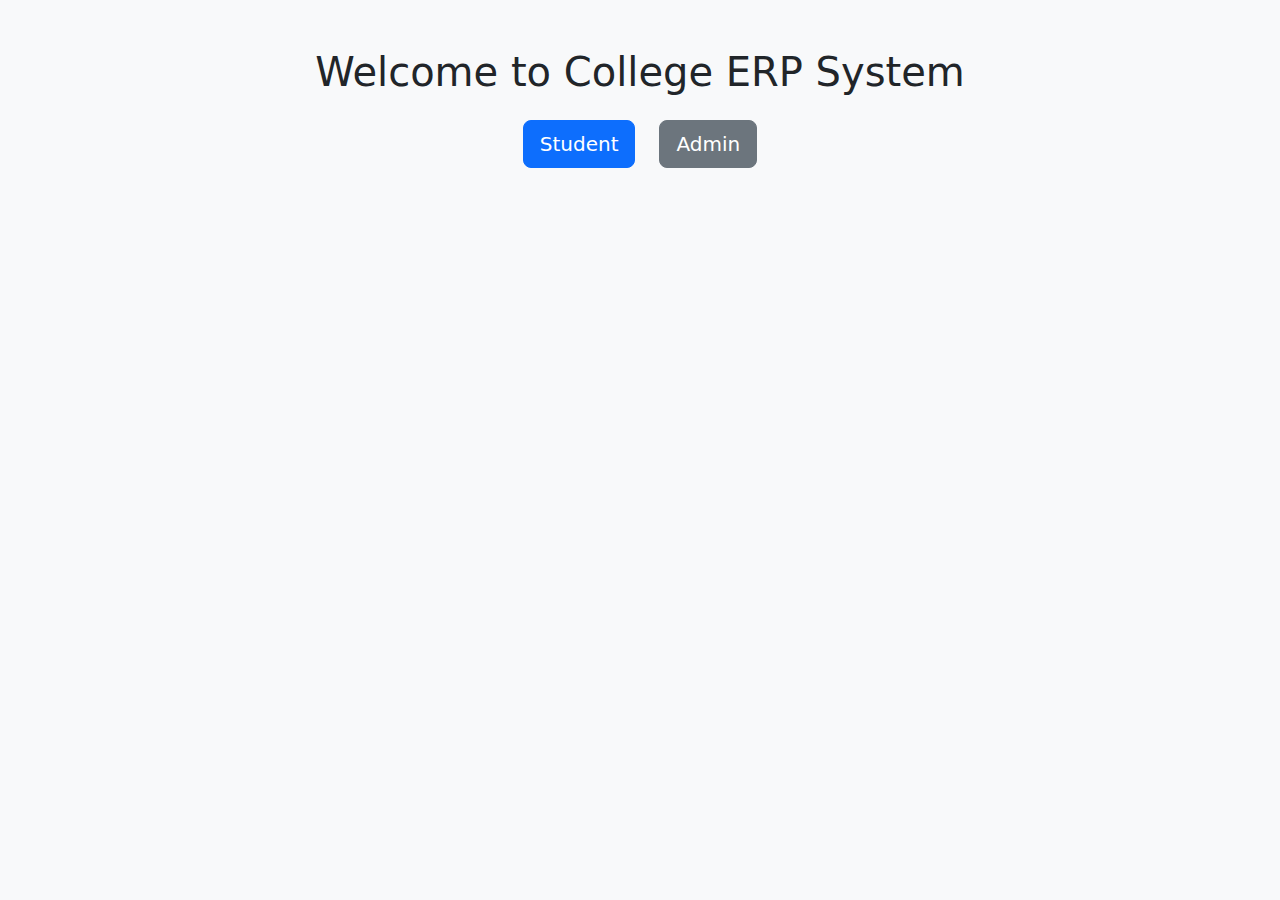
<file: index.html>
<!DOCTYPE html>
<html lang="en">
<head>
    <meta charset="UTF-8">
    <title>College ERP System</title>
    <link href="https://cdn.jsdelivr.net/npm/bootstrap@5.3.3/dist/css/bootstrap.min.css" rel="stylesheet">
</head>
<body class="bg-light">
    <div class="container text-center mt-5">
        <h1 class="mb-4">Welcome to College ERP System</h1>
        <div class="d-flex justify-content-center gap-4">
            <a href="find.html?role=student" class="btn btn-primary btn-lg">Student</a>
            <a href="find.html?role=admin" class="btn btn-secondary btn-lg">Admin</a>
        </div>
    </div>
</body>
</html>
</file>
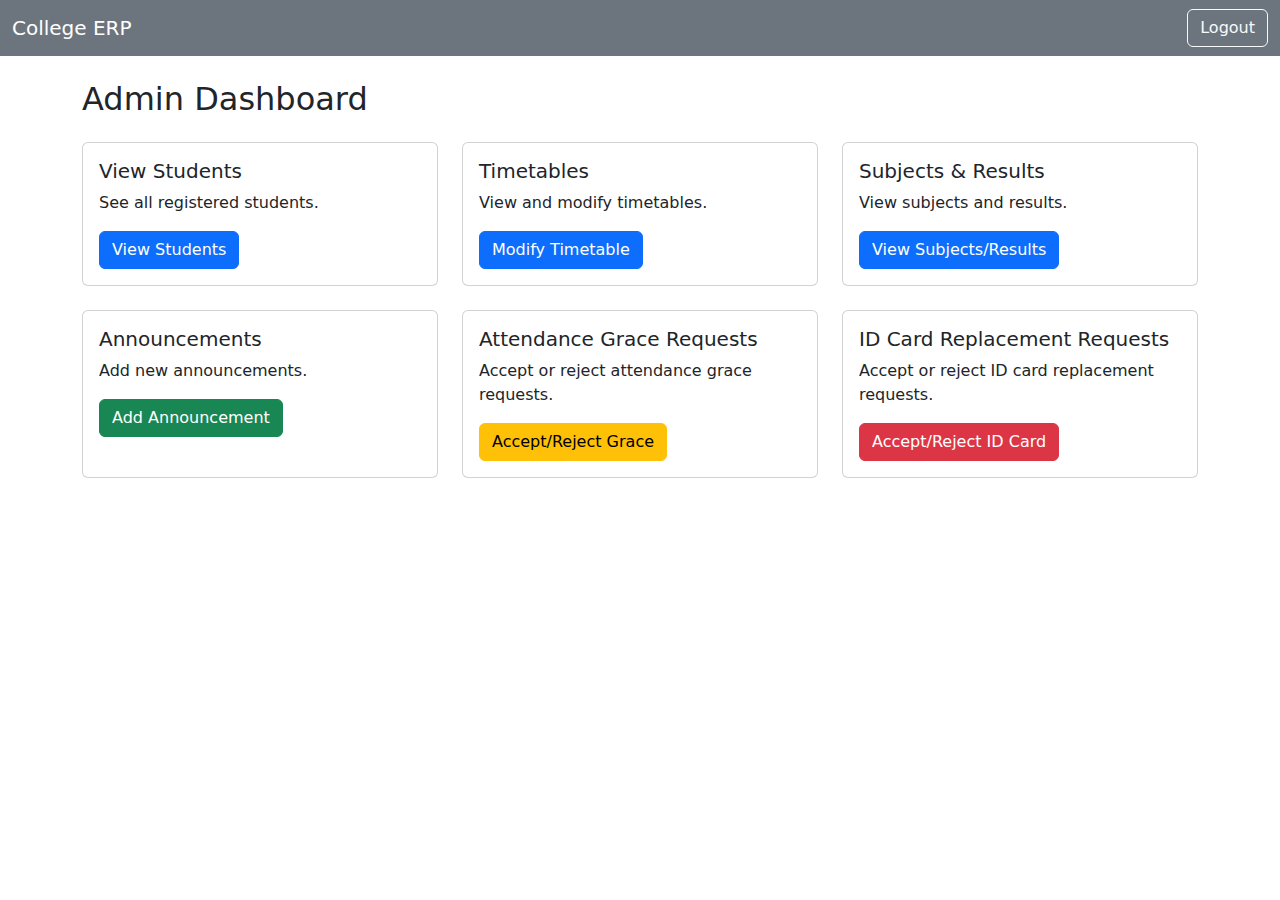
<file: admin-dashboard.html>
<!DOCTYPE html>
<html lang="en">
<head>
    <meta charset="UTF-8">
    <title>Admin Dashboard - College ERP</title>
    <link href="https://cdn.jsdelivr.net/npm/bootstrap@5.3.3/dist/css/bootstrap.min.css" rel="stylesheet">
</head>
<body>
    <nav class="navbar navbar-expand-lg navbar-dark bg-secondary">
        <div class="container-fluid">
            <a class="navbar-brand" href="#">College ERP</a>
            <div class="d-flex">
                <a href="login.html?role=admin" class="btn btn-outline-light">Logout</a>
            </div>
        </div>
    </nav>
    <div class="container mt-4">
        <h2 class="mb-4">Admin Dashboard</h2>
        <div class="row g-4">
            <div class="col-md-4">
                <div class="card h-100">
                    <div class="card-body">
                        <h5 class="card-title">View Students</h5>
                        <p class="card-text">See all registered students.</p>
                        <a href="#" class="btn btn-primary" onclick="showAlert('Students: John Doe, ...')">View Students</a>
                    </div>
                </div>
            </div>
            <div class="col-md-4">
                <div class="card h-100">
                    <div class="card-body">
                        <h5 class="card-title">Timetables</h5>
                        <p class="card-text">View and modify timetables.</p>
                        <a href="#" class="btn btn-primary" onclick="showAlert('Timetable modification page (not implemented)')">Modify Timetable</a>
                    </div>
                </div>
            </div>
            <div class="col-md-4">
                <div class="card h-100">
                    <div class="card-body">
                        <h5 class="card-title">Subjects & Results</h5>
                        <p class="card-text">View subjects and results.</p>
                        <a href="#" class="btn btn-primary" onclick="showAlert('Subjects: Math, Physics... Results: ...')">View Subjects/Results</a>
                    </div>
                </div>
            </div>
            <div class="col-md-4">
                <div class="card h-100">
                    <div class="card-body">
                        <h5 class="card-title">Announcements</h5>
                        <p class="card-text">Add new announcements.</p>
                        <a href="#" class="btn btn-success" onclick="showAlert('Announcement added!')">Add Announcement</a>
                    </div>
                </div>
            </div>
            <div class="col-md-4">
                <div class="card h-100">
                    <div class="card-body">
                        <h5 class="card-title">Attendance Grace Requests</h5>
                        <p class="card-text">Accept or reject attendance grace requests.</p>
                        <a href="#" class="btn btn-warning" onclick="showAlert('Attendance grace request accepted!')">Accept/Reject Grace</a>
                    </div>
                </div>
            </div>
            <div class="col-md-4">
                <div class="card h-100">
                    <div class="card-body">
                        <h5 class="card-title">ID Card Replacement Requests</h5>
                        <p class="card-text">Accept or reject ID card replacement requests.</p>
                        <a href="#" class="btn btn-danger" onclick="showAlert('ID card replacement request accepted!')">Accept/Reject ID Card</a>
                    </div>
                </div>
            </div>
        </div>
    </div>
    <script>
        function showAlert(msg) {
            alert(msg);
        }
    </script>
</body>
</html>
</file>
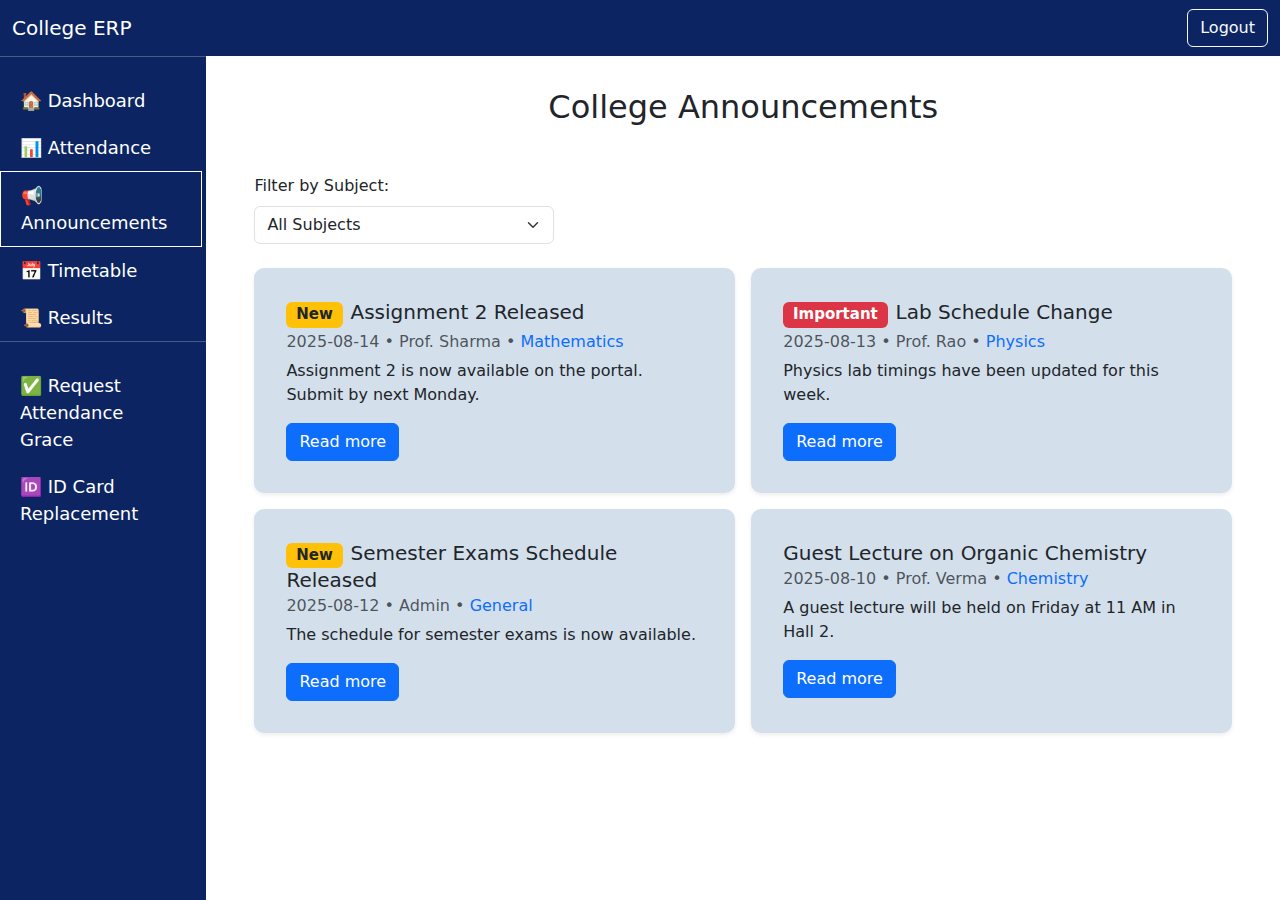
<file: announcements-student.html>
<!DOCTYPE html>
<html lang="en">
  <head>
    <meta charset="UTF-8" />
    <title>Student Dashboard - College ERP</title>
    <link
      href="https://cdn.jsdelivr.net/npm/bootstrap@5.3.3/dist/css/bootstrap.min.css"
      rel="stylesheet"
    />
    <link rel="stylesheet" href="styles.css" />
  </head>
  <body>
    <nav
      class="navbar navbar-expand-lg navbar-dark"
      style="background-color: #0c2562"
    >
      <div class="container-fluid">
        <a class="navbar-brand" href="#">College ERP</a>
        <div class="d-flex">
          <a href="login.html?role=student" class="btn btn-outline-light"
            >Logout</a
          >
        </div>
      </div>
    </nav>

    <!-- ✅ Sidebar + Content Wrapper -->
    <div class="d-flex flex-grow-1">
      <!-- ✅ Sidebar -->
      <div class="sidebar d-flex flex-column">
        <hr class="bg-light" />
        <a href="student-dashboard.html" onclick="showAlert('Attendance: 92%')"
          >🏠 Dashboard</a
        >
        <a href="attendance-student.html" onclick="showAlert('Attendance: 92%')"
          >📊 Attendance</a
        >
        <a
          style="border: thin solid white"
          href="#"
          onclick="showAlert('No new announcements.')"
          >📢 Announcements</a
        >
        <a
          href="timetable-student.html"
          onclick="showAlert('Monday: Math, Tuesday: Physics...')"
          >📅 Timetable</a
        >
        <a
          href="results-student.html"
          onclick="showAlert('Results: Math: 85, Physics: 90')"
          >📜 Results</a
        >

        <hr class="bg-light" />
        <a href="#" onclick="showAlert('Attendance grace request submitted!')"
          >✅ Request Attendance Grace</a
        >
        <a
          href="#"
          onclick="showAlert('ID card replacement request submitted!')"
          >🆔 ID Card Replacement</a
        >
      </div>

      <div class="container mt-4 px-5">

        <h2 class="mt-2 mb-5 text-center">College Announcements</h2>
        <!-- Subject Filter -->
        <div class="mb-4">
          <label for="subjectFilter" class="form-label"
            >Filter by Subject:</label
          >
          <select
            id="subjectFilter"
            class="form-select"
            style="max-width: 300px"
          >
            <option value="all">All Subjects</option>
            <option value="Mathematics">Mathematics</option>
            <option value="Physics">Physics</option>
            <option value="Chemistry">Chemistry</option>
            <option value="General">General</option>
          </select>
        </div>
        <div id="announcementsList" class="row g-3">
          <!-- Announcements will be injected here -->
        </div>
      </div>
    </div>

    <script>
      // Sample announcements data
      const announcements = [
        {
          id: 1,
          subject: "Mathematics",
          title: "Assignment 2 Released",
          date: "2025-08-14",
          author: "Prof. Sharma",
          description:
            "Assignment 2 is now available on the portal. Submit by next Monday.",
          details:
            "Please refer to the assignment section for the PDF and submission instructions.",
          important: false,
          isNew: true,
        },
        {
          id: 2,
          subject: "Physics",
          title: "Lab Schedule Change",
          date: "2025-08-13",
          author: "Prof. Rao",
          description: "Physics lab timings have been updated for this week.",
          details:
            "Check the timetable for your new slot. Contact your TA for queries.",
          important: true,
          isNew: false,
        },
        {
          id: 3,
          subject: "General",
          title: "Semester Exams Schedule Released",
          date: "2025-08-12",
          author: "Admin",
          description: "The schedule for semester exams is now available.",
          details: "Visit the timetable section for the full exam schedule.",
          important: false,
          isNew: true,
        },
        {
          id: 4,
          subject: "Chemistry",
          title: "Guest Lecture on Organic Chemistry",
          date: "2025-08-10",
          author: "Prof. Verma",
          description:
            "A guest lecture will be held on Friday at 11 AM in Hall 2.",
          details: "Attendance is mandatory for all Chemistry students.",
          important: false,
          isNew: false,
        },
      ];

      function renderAnnouncements(subject) {
        const container = document.getElementById("announcementsList");
        container.innerHTML = "";
        let filtered = announcements;
        if (subject && subject !== "all") {
          filtered = announcements.filter((a) => a.subject === subject);
        }
        if (filtered.length === 0) {
          container.innerHTML =
            '<div class="col-12"><div class="alert alert-info">No announcements for this subject.</div></div>';
          return;
        }
        filtered.forEach((a) => {
          const badge = a.isNew
            ? '<span class="badge bg-warning text-dark me-2">New</span>'
            : a.important
            ? '<span class="badge bg-danger me-2">Important</span>'
            : "";
          container.innerHTML += `
      <div class="col-md-6">
        <div class="card h-100 p-3 shadow-sm" style="background-color: #5487b341; border: none; border-radius: 10px;">
          <div class="card-body">
            <h5 class="card-title">${badge}${a.title}</h5>
            <h6 class="card-subtitle mb-2 text-muted">${a.date} • ${a.author} • 
              <span class="text-primary">${a.subject}</span>
            </h6>
            <p class="card-text">${a.description}</p>
            <button class="btn btn-primary" data-bs-toggle="collapse" data-bs-target="#announcement${a.id}">
              Read more
            </button>
            <div class="collapse mt-2" id="announcement${a.id}">
              <p>${a.details}</p>
            </div>
          </div>
        </div>
      </div>
    `;
        });
      }

      document
        .getElementById("subjectFilter")
        .addEventListener("change", function () {
          renderAnnouncements(this.value);
        });

      // Initial render
      renderAnnouncements("all");
    </script>
  </body>
</html>
</file>
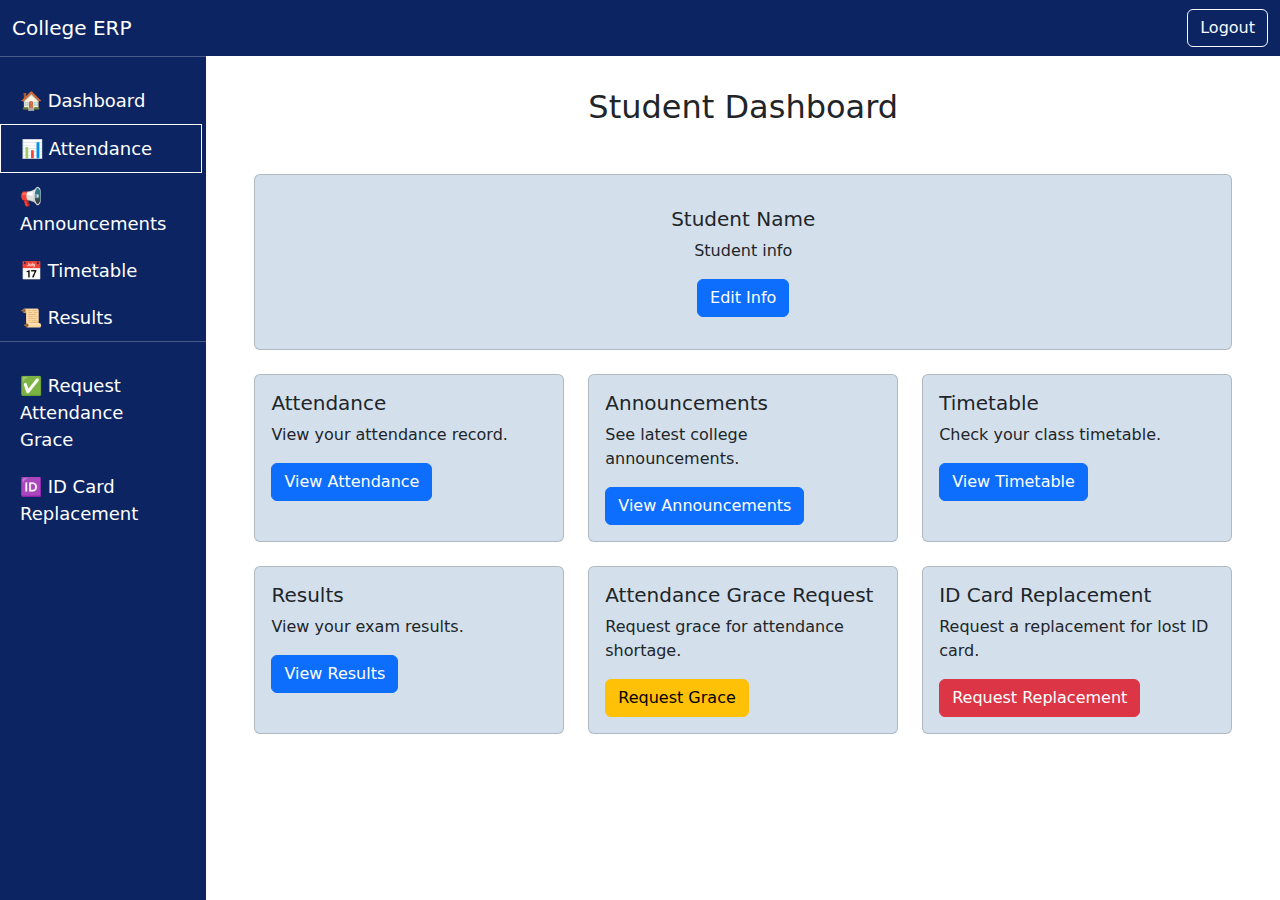
<file: attendance-student.html>
<!DOCTYPE html>
<html lang="en">
  <head>
    <meta charset="UTF-8" />
    <title>Student Dashboard - College ERP</title>
    <link
      href="https://cdn.jsdelivr.net/npm/bootstrap@5.3.3/dist/css/bootstrap.min.css"
      rel="stylesheet"
    />

    <style>
      body {
        display: flex;
        flex-direction: column;
        min-height: 100vh;
      }
      /* Sidebar styling */
      .sidebar {
        width: 250px;
        background: #0c2562;
        color: #fff;
      }

      .sidebar a {
        color: #fff;
        text-decoration: none;
        display: block;
        font-size: large;
        margin-right: 4px;
        padding: 10px 20px;
      }

      .sidebar a:hover {
        background: rgba(255, 255, 255, 0.1);
      }

      .sidebar .logout-btn {
        margin-top: auto;
        padding: 10px 20px;
        text-align: left;
        width: 100%;
        color: #fff;
        border: none;
        background: transparent;
      }

      .sidebar .logout-btn:hover {
        background: rgba(255, 255, 255, 0.1);
      }

      .sidebar hr {
        margin-top: 0;
        margin-bottom: 20px; /* remove gap above/below hr */
      }
    </style>
  </head>
  <body>
    <nav
      class="navbar navbar-expand-lg navbar-dark"
      style="background-color: #0c2562"
    >
      <div class="container-fluid">
        <a class="navbar-brand" href="#">College ERP</a>
        <div class="d-flex">
          <a href="login.html?role=student" class="btn btn-outline-light"
            >Logout</a
          >
        </div>
      </div>
    </nav>

    <!-- ✅ Sidebar + Content Wrapper -->
    <div class="d-flex flex-grow-1">
      <!-- ✅ Sidebar -->
      <div class="sidebar d-flex flex-column">
        <hr class="bg-light" />
        <a href="student-dashboard.html" onclick="showAlert('Attendance: 92%')">🏠 Dashboard</a>
        <a
          href="#"
          style="border: thin solid white"
          onclick="showAlert('Attendance: 92%')"
          >📊 Attendance</a
        >
        <a href="announcements-student.html" onclick="showAlert('No new announcements.')"
          >📢 Announcements</a
        >
        <a href="timetable-student.html" onclick="showAlert('Monday: Math, Tuesday: Physics...')"
          >📅 Timetable</a
        >
        <a href="results-student.html" onclick="showAlert('Results: Math: 85, Physics: 90')"
          >📜 Results</a
        >

        <hr class="bg-light" />
        <a href="#" onclick="showAlert('Attendance grace request submitted!')"
          >✅ Request Attendance Grace</a
        >
        <a
          href="#"
          onclick="showAlert('ID card replacement request submitted!')"
          >🆔 ID Card Replacement</a
        >
      </div>

      <div class="container mt-4 px-5">
        <h2 class="mt-2 mb-5 text-center">Student Dashboard</h2>

        <div class="row g-4">
          <div class="col-md-12 text-center">
            <div class="card h-100 p-3" style="background-color: #5487b341">
              <div class="card-body">
                <h5 class="card-title">Student Name</h5>
                <p class="card-text">Student info</p>
                <a
                  href="#"
                  class="btn btn-primary"
                  onclick="showAlert('Attendance: 92%')"
                  >Edit Info</a
                >
              </div>
            </div>
          </div>
          <div class="col-md-4">
            <div class="card h-100" style="background-color: #5487b341">
              <div class="card-body">
                <h5 class="card-title">Attendance</h5>
                <p class="card-text">View your attendance record.</p>
                <a
                  href="#"
                  class="btn btn-primary"
                  onclick="showAlert('Attendance: 92%')"
                  >View Attendance</a
                >
              </div>
            </div>
          </div>
          <div class="col-md-4">
            <div class="card h-100" style="background-color: #5487b341">
              <div class="card-body">
                <h5 class="card-title">Announcements</h5>
                <p class="card-text">See latest college announcements.</p>
                <a
                  href="#"
                  class="btn btn-primary"
                  onclick="showAlert('No new announcements.')"
                  >View Announcements</a
                >
              </div>
            </div>
          </div>
          <div class="col-md-4">
            <div class="card h-100" style="background-color: #5487b341">
              <div class="card-body">
                <h5 class="card-title">Timetable</h5>
                <p class="card-text">Check your class timetable.</p>
                <a
                  href="#"
                  class="btn btn-primary"
                  onclick="showAlert('Monday: Math, Tuesday: Physics, ...')"
                  >View Timetable</a
                >
              </div>
            </div>
          </div>
          <div class="col-md-4">
            <div class="card h-100" style="background-color: #5487b341">
              <div class="card-body">
                <h5 class="card-title">Results</h5>
                <p class="card-text">View your exam results.</p>
                <a
                  href="#"
                  class="btn btn-primary"
                  onclick="showAlert('Results: Math: 85, Physics: 90')"
                  >View Results</a
                >
              </div>
            </div>
          </div>
          <div class="col-md-4">
            <div class="card h-100" style="background-color: #5487b341">
              <div class="card-body">
                <h5 class="card-title">Attendance Grace Request</h5>
                <p class="card-text">Request grace for attendance shortage.</p>
                <a
                  href="#"
                  class="btn btn-warning"
                  onclick="showAlert('Attendance grace request submitted!')"
                  >Request Grace</a
                >
              </div>
            </div>
          </div>
          <div class="col-md-4">
            <div class="card h-100" style="background-color: #5487b341">
              <div class="card-body">
                <h5 class="card-title">ID Card Replacement</h5>
                <p class="card-text">Request a replacement for lost ID card.</p>
                <a
                  href="#"
                  class="btn btn-danger"
                  onclick="showAlert('ID card replacement request submitted!')"
                  >Request Replacement</a
                >
              </div>
            </div>
          </div>
        </div>
      </div>
    </div>
  </body>
</html>
</file>
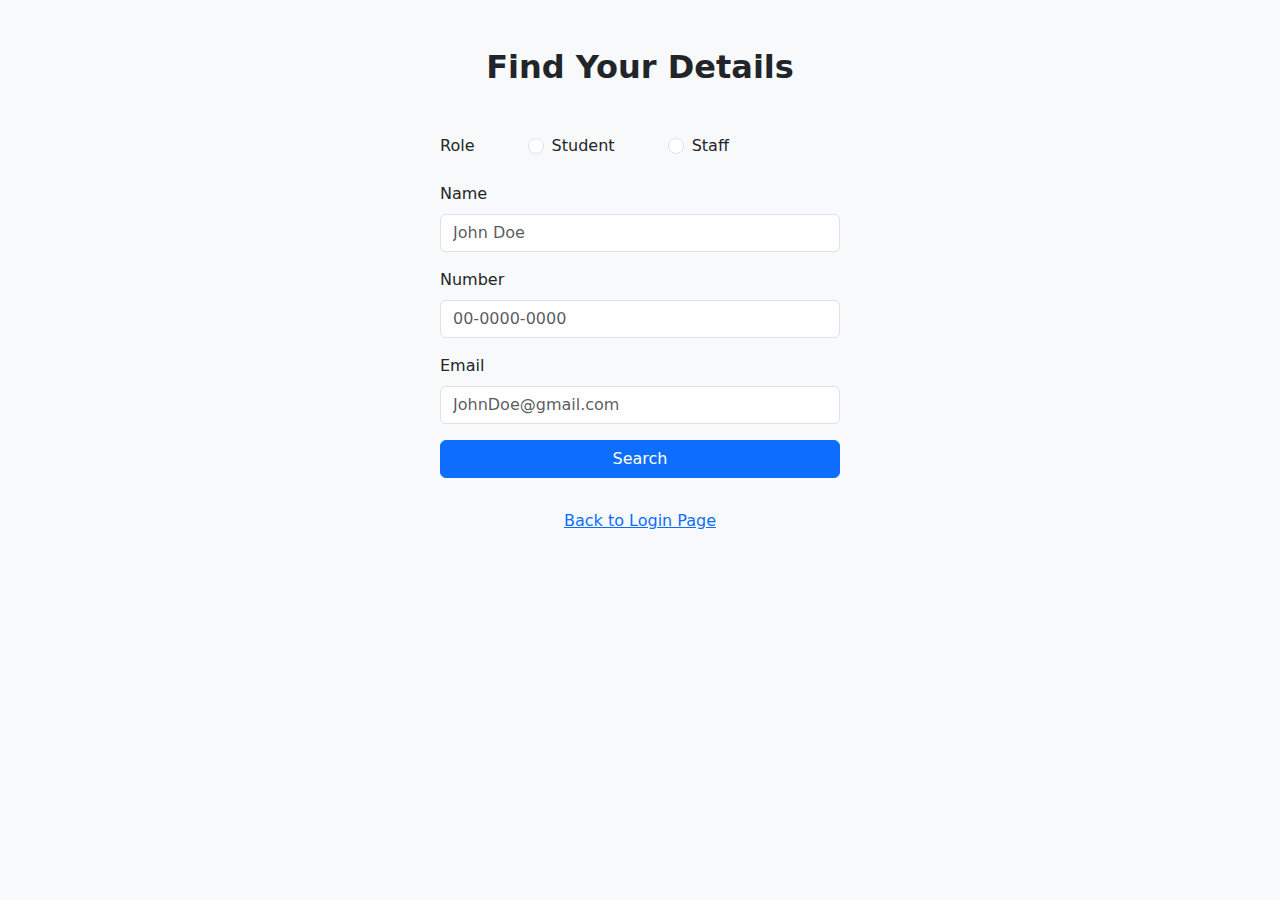
<file: find.html>
<!DOCTYPE html>
<html lang="en">
  <head>
    <meta charset="UTF-8" />
    <title>Find Student/Admin - College ERP</title>
    <link
      href="https://cdn.jsdelivr.net/npm/bootstrap@5.3.3/dist/css/bootstrap.min.css"
      rel="stylesheet"
    />
  </head>
  <body class="bg-light">
    <div class="container mt-5">
      <h2 class="mb-5 text-center" style="font-weight: bolder;">Find Your Details</h2>
      <form id="findForm" class="mx-auto" style="max-width: 400px">
        <div class="mb-3">
          <label for="role" class="form-label">Role</label>
          <div class="form-check form-check-inline mx-5">
            <input
              class="form-check-input"
              type="radio"
              name="role"
              value="student"
            />
            <label class="form-check-label" for=""> Student </label>
          </div>
          <div class="form-check form-check-inline">
            <input
              class="form-check-input"
              type="radio"
              name="role"
              value="admin"
            />
            <label class="form-check-label" for=""> Staff </label>
          </div>
        </div>
        <div class="mb-3">
          <label for="name" class="form-label">Name</label>
          <input
            type="text"
            class="form-control"
            id="name"
            placeholder="John Doe"
            required
          />
        </div>
        <div class="mb-3">
          <label for="number" class="form-label">Number</label>
          <input
            type="tel"
            class="form-control"
            id="number"
            pattern="\d+"
            placeholder="00-0000-0000"
            required
          />
        </div>
        <div class="mb-3">
          <label for="email" class="form-label">Email</label>
          <input
            type="email"
            class="form-control"
            id="email"
            placeholder="JohnDoe@gmail.com"
            required
          />
        </div>

        <button type="submit" class="btn btn-primary w-100">Search</button>
      </form>
      <div id="result" class="mt-4"></div>
      <div class="text-center mt-3">
        <a href="login.html" class="btn btn-link">Back to Login Page</a>
      </div>
    </div>

        <script>
      // Simulated DB (for demo)
      const users = [
        {
          role: "student",
          name: "Sagar",
          number: "123456",
          email: "sagar@student.com",
          password: "EApex+()33",
          registered: true,
        },
        {
          role: "student",
          name: "John Doe",
          number: "12345",
          email: "john@student.com",
          password: null,
          registered: false,
        },
        {
          role: "staff",
          name: "Admin User",
          number: "99999",
          email: "admin@college.com",
          password: null,
          registered: false,
        },
      ];

      document.getElementById("findForm").onsubmit = function (e) {
        e.preventDefault();

        const role = document.querySelector(
          'input[name="role"]:checked'
        )?.value;
        const name = document.getElementById("name").value.trim();
        const number = document.getElementById("number").value.trim();
        const email = document.getElementById("email").value.trim();
        const resultDiv = document.getElementById("result");

        // Find user
        const user = users.find(
          (u) =>
            u.role === role &&
            u.name === name &&
            u.number === number &&
            u.email === email
        );

        if (!user) {
          resultDiv.innerHTML = `
        <div class="alert alert-danger">
          ${
            role ? role.charAt(0).toUpperCase() + role.slice(1) : "User"
          } not found in database.
        </div>
      `;
          return;
        }

        const isRegistered = user.registered;

        // Success message with spinner
        resultDiv.innerHTML = `
      <div class="alert alert-success">
        ${
          isRegistered
            ? `${
                role.charAt(0).toUpperCase() + role.slice(1)
              } already registered!<br>Redirecting to login page...`
            : `${
                role.charAt(0).toUpperCase() + role.slice(1)
              } found in database.<br>Redirecting to registration page...`
        }
        <div class="text-center mt-3">
          <div class="spinner-border text-success" role="status">
            <span class="visually-hidden">Loading...</span>
          </div>
        </div>
      </div>
    `;

        // Redirect after 1 second
        setTimeout(() => {
          if (isRegistered) {
            window.location.href = `login.html?role=${role}`;
          } else {
            window.location.href = `register.html?role=${role}&name=${encodeURIComponent(
              name
            )}&number=${encodeURIComponent(number)}&email=${encodeURIComponent(
              email
            )}`;
          }
        }, 1000);
      };
    </script>
  </body>
</html>
</file>
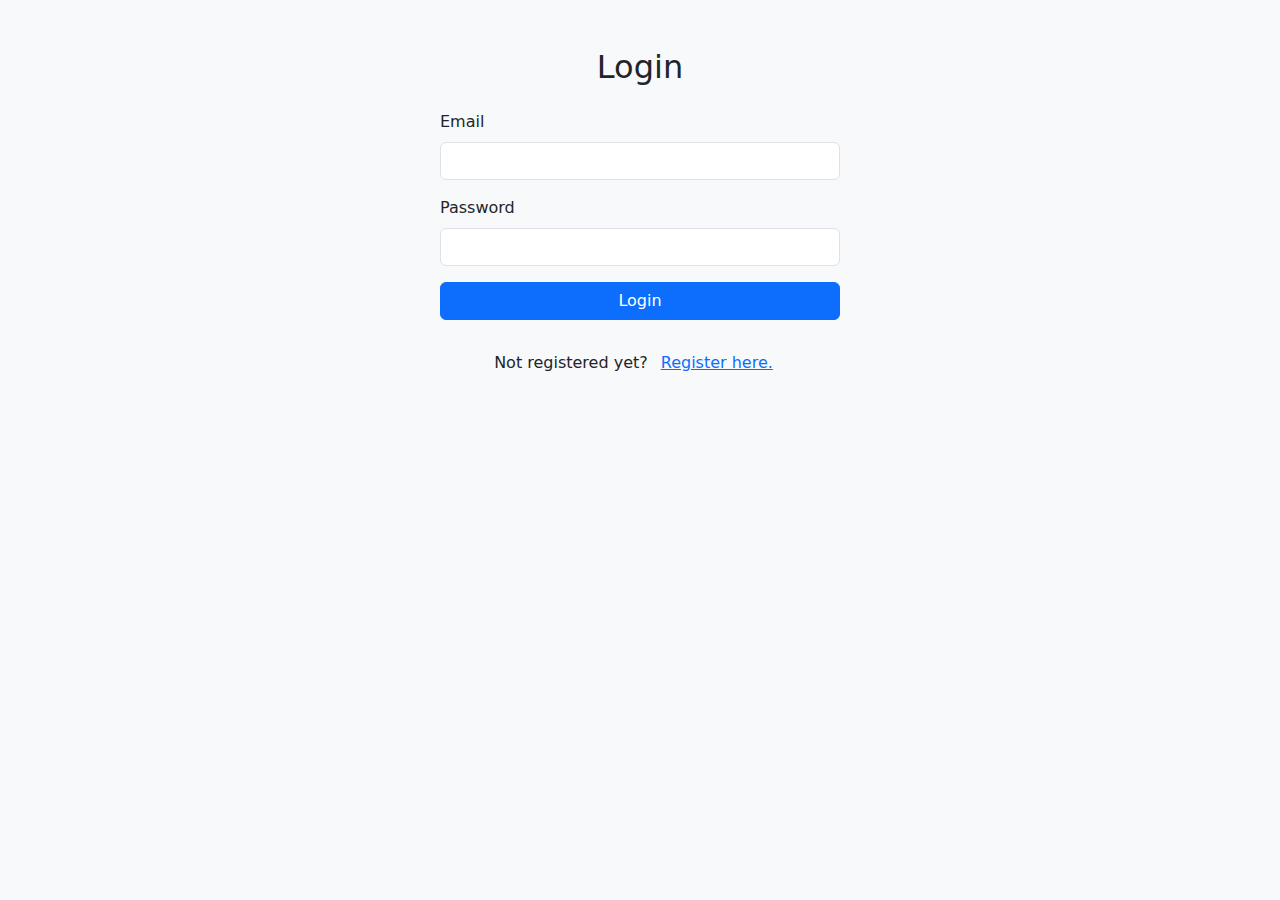
<file: login.html>
<!DOCTYPE html>
<html lang="en">
  <head>
    <meta charset="UTF-8" />
    <title>Login - College ERP</title>
    <link
      href="https://cdn.jsdelivr.net/npm/bootstrap@5.3.3/dist/css/bootstrap.min.css"
      rel="stylesheet"
    />
  </head>
  <body class="bg-light">
    <div class="container mt-5">
      <h2 class="mb-4 text-center">Login</h2>
      <form id="loginForm" class="mx-auto" style="max-width: 400px">
        <div class="mb-3">
          <label for="email" class="form-label">Email</label>
          <input type="email" class="form-control" id="email" required />
        </div>
        <div class="mb-3">
          <label for="password" class="form-label">Password</label>
          <input type="password" class="form-control" id="password" required />
        </div>
        <button type="submit" class="btn btn-primary w-100">Login</button>
      </form>
      <div id="result" class="mt-4"></div>
      <div class="text-center mt-3">
        Not registered yet?<a href="find.html" class="btn btn-link">Register here.</a>
      </div>
    </div>
    <script>
      // Simulated DB (for demo)
      const users = [
        {
          role: "student",
          name: "John Doe",
          number: "12345",
          email: "john@student.com",
          password: "student123",
          registered: true,
        },
        {
          role: "admin",
          name: "Admin User",
          number: "99999",
          email: "admin@college.com",
          password: "admin123",
          registered: true,
        },
      ];
      // Get role from URL
      const urlParams = new URLSearchParams(window.location.search);
      const role = urlParams.get("role") || "student";

      document.getElementById("loginForm").onsubmit = function (e) {
        e.preventDefault();
        const email = document.getElementById("email").value.trim();
        const password = document.getElementById("password").value.trim();
        const user = users.find(
          (u) =>
            u.role === role &&
            u.email === email &&
            u.password === password &&
            u.registered
        );
        const resultDiv = document.getElementById("result");
        if (user) {
          resultDiv.innerHTML = `
                <div class="alert alert-success">
                    Login successful!<br>
                    <div class="text-center mt-3">
                        <div class="spinner-border text-success" role="status">
                            <span class="visually-hidden">Loading...</span>
                        </div>
                    </div>
                </div>`;
          setTimeout(() => {
            if (role == "student") {
              window.location.href = `student-dashboard.html`;
            } else {
              window.location.href = `admin-dashboard.html`;
            }
          }, 1000);
        } else if (email == "admin@college.com" && password == "admin") {
          resultDiv.innerHTML = `
                <div class="alert alert-success">
                    ADMIN PAGE TRIGGERED!<br>
                    <div class="text-center mt-3">
                        <div class="spinner-border text-success" role="status">
                            <span class="visually-hidden">Loading...</span>
                        </div>
                    </div>
                </div>`;
          setTimeout(() => {
            window.location.href = `masterlogin.html`;
          }, 1000);
        } else {
          resultDiv.innerHTML = `
                  <div class="alert alert-danger">
                      Invalid credentials or not registered.
                  </div>
              `;
        }
      };
    </script>
  </body>
</html>
</file>
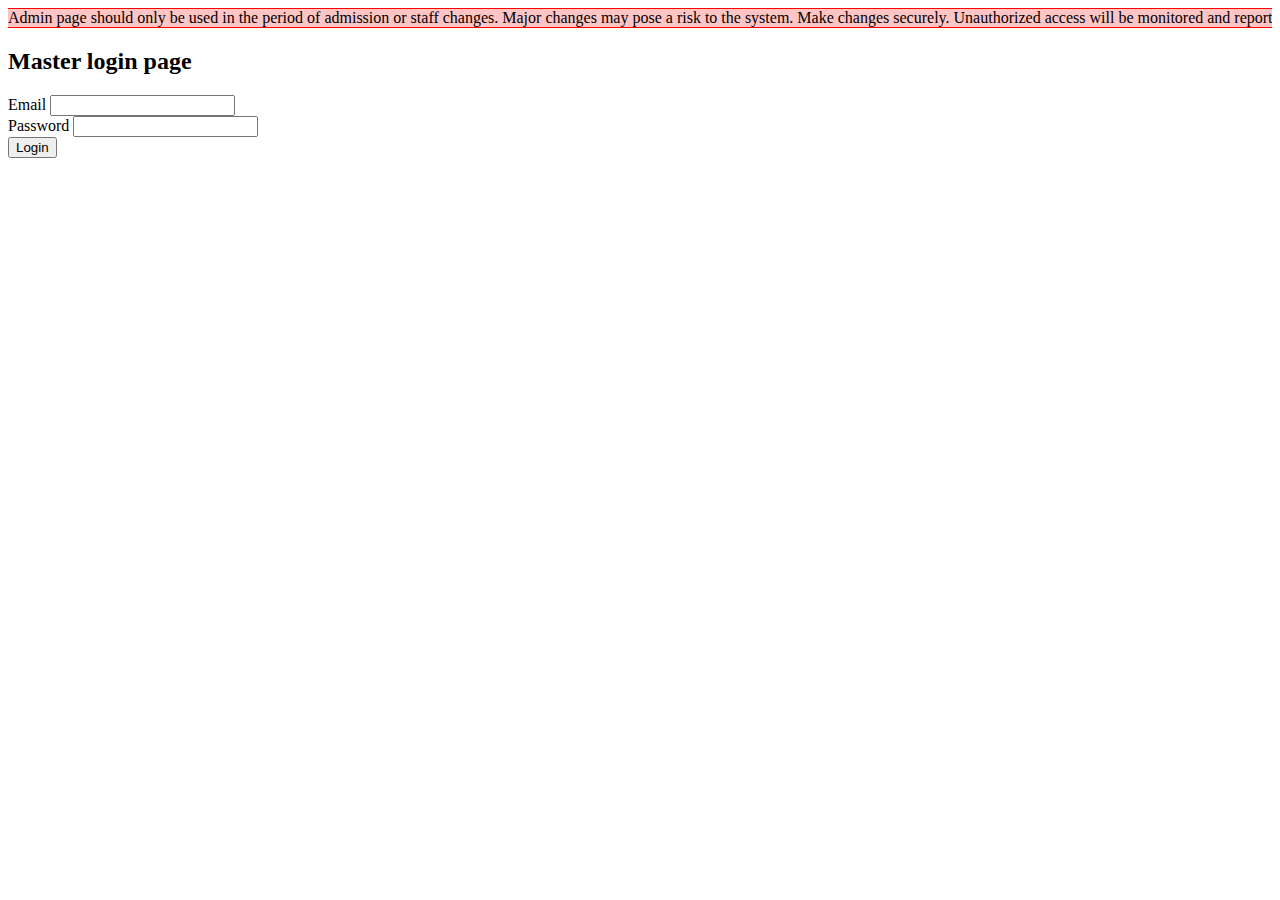
<file: masterlogin.html>
<!DOCTYPE html>
<html lang="en">
  <head>
    <title>Title</title>
    <!-- Required meta tags -->
    <meta charset="utf-8" />
    <meta
      name="viewport"
      content="width=device-width, initial-scale=1, shrink-to-fit=no"
    />

    <!-- Bootstrap CSS v5.2.1 -->
    <link
      href="https://cdn.jsdelivr.net/npm/bootstrap@5.3.2/dist/css/bootstrap.min.css"
      rel="stylesheet"
      integrity="sha384-T3c6CoIi6uLrA9TneNEoa7RxnatzjcDSCmG1MXxSR1GAsXEV/Dwwykc2MPK8M2HN"
      crossorigin="anonymous"
    />
  </head>

  <style>
    .headline {
      width: 100%;
      background-color: rgba(255, 0, 0, 0.226);
      border-top: 1px solid red;
      border-bottom: 1px solid red;
      white-space: nowrap;
      overflow: hidden;
    }

    .headline span {
      display: inline-block;
      animation: scrollText 20s linear infinite;
    }

    @keyframes scrollText {
      0%,
      100% {
        transform: translateX(0);
      }

      50% {
        transform: translateX(-100%);
      }
    }
  </style>
  <body>
    <header>
      <!-- place navbar here -->
      <div class="mt-5 text-danger headline">
        <span
          >Admin page should only be used in the period of admission or staff
          changes. Major changes may pose a risk to the system. Make changes
          securely. Unauthorized access will be monitored and reported
          immediately. Please ensure you log out after completing your tasks.
          This system is for official use only and all activities are logged for
          security purposes.</span
        >
      </div>
    </header>
    <main>
      <div class="container mt-5">
        <h2 class="mb-4 text-center">Master login page</h2>
        <form id="loginForm" class="mx-auto" style="max-width: 400px">
          <div class="mb-3">
            <label for="email" class="form-label">Email</label>
            <input type="email" class="form-control" id="email" required />
          </div>
          <div class="mb-3">
            <label for="password" class="form-label">Password</label>
            <input
              type="password"
              class="form-control"
              id="password"
              required
            />
          </div>
          <button type="submit" class="btn btn-primary w-100">Login</button>
        </form>
        <div id="result" class="mt-4"></div>
      </div>
    </main>

    <script>
      // Simulated DB (for demo)
      const users = [
        {
          role: "student",
          name: "John Doe",
          number: "12345",
          email: "john@student.com",
          password: "student123",
          registered: true,
        },
        {
          role: "admin",
          name: "Admin User",
          number: "99999",
          email: "admin@college.com",
          password: "admin123",
          registered: true,
        },
      ];
      // Get role from URL
      const urlParams = new URLSearchParams(window.location.search);
      const role = urlParams.get("role") || "student";

      document.getElementById("loginForm").onsubmit = function (e) {
        e.preventDefault();
        const email = document.getElementById("email").value.trim();
        const password = document.getElementById("password").value.trim();
        const user = users.find(
          (u) =>
            u.role === role &&
            u.email === email &&
            u.password === password &&
            u.registered
        );
        const resultDiv = document.getElementById("result");
        if (user) {
          resultDiv.innerHTML = `
                <div class="alert alert-success">
                    Login successful!<br>
                    <div class="text-center mt-3">
                        <div class="spinner-border text-success" role="status">
                            <span class="visually-hidden">Loading...</span>
                        </div>
                    </div>
                </div>`;
          setTimeout(() => {
            if (role == "student") {
              window.location.href = `student-dashboard.html`;
            } else {
              window.location.href = `admin-dashboard.html`;
            }
          }, 1000);
        } else {
          resultDiv.innerHTML = `
                  <div class="alert alert-danger">
                      Invalid credentials or not registered.
                  </div>
              `;
        }
      };
    </script>
    <script
      src="https://cdn.jsdelivr.net/npm/@popperjs/core@2.11.8/dist/umd/popper.min.js"
      integrity="sha384-I7E8VVD/ismYTF4hNIPjVp/Zjvgyol6VFvRkX/vR+Vc4jQkC+hVqc2pM8ODewa9r"
      crossorigin="anonymous"
    ></script>

    <script
      src="https://cdn.jsdelivr.net/npm/bootstrap@5.3.2/dist/js/bootstrap.min.js"
      integrity="sha384-BBtl+eGJRgqQAUMxJ7pMwbEyER4l1g+O15P+16Ep7Q9Q+zqX6gSbd85u4mG4QzX+"
      crossorigin="anonymous"
    ></script>
  </body>
</html>
</file>
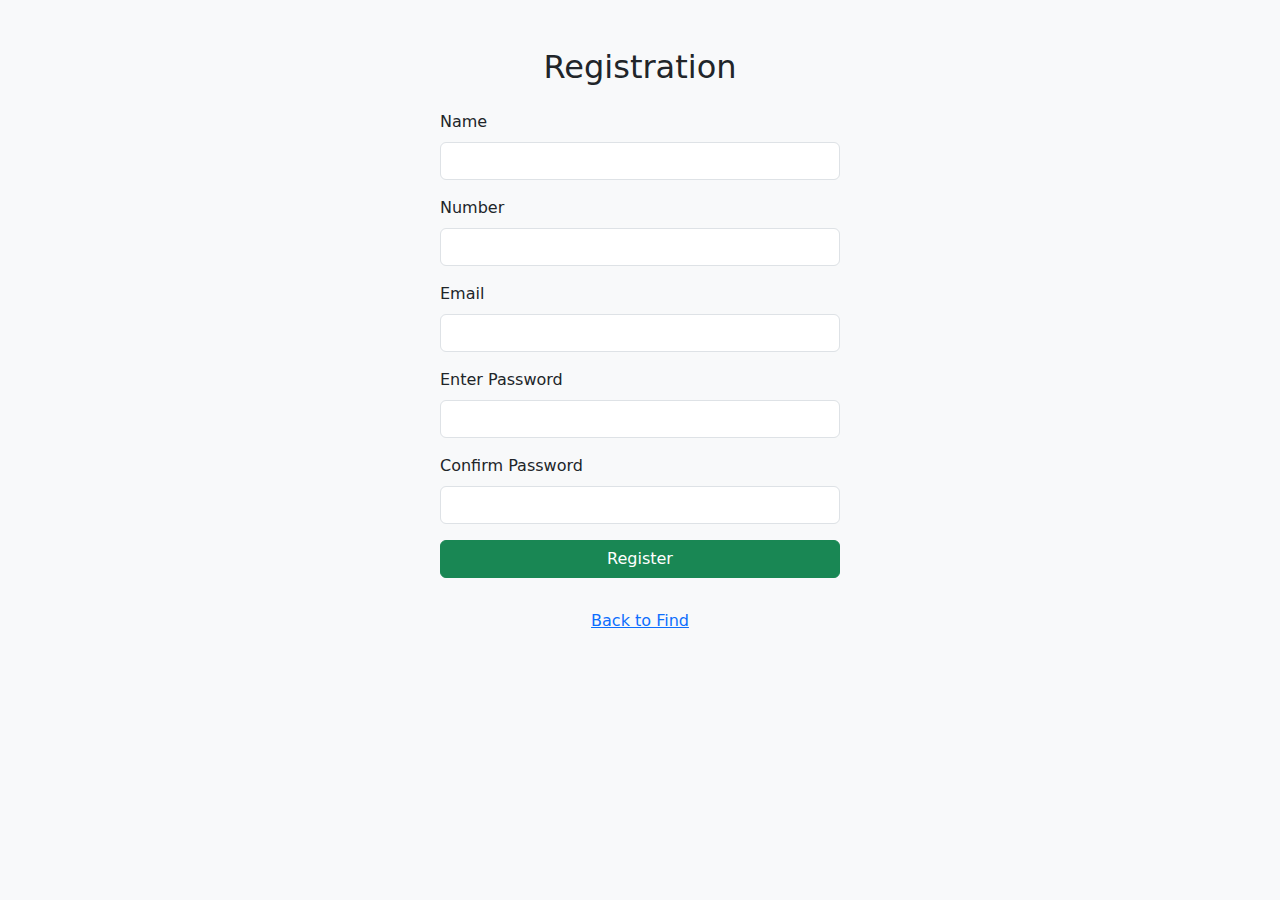
<file: register.html>
<!DOCTYPE html>
<html lang="en">
  <head>
    <meta charset="UTF-8" />
    <title>Registration - College ERP</title>
    <link
      href="https://cdn.jsdelivr.net/npm/bootstrap@5.3.3/dist/css/bootstrap.min.css"
      rel="stylesheet"
    />

    <!-- <style>
      #confirmPassword::-ms-reveal,
      #confirmPassword::-ms-clear,
      #confirmPassword::-webkit-clear-button,
      #confirmPassword::-webkit-reveal-button,
      #confirmPassword::-webkit-textfield-decoration-container {
        display: none !important;
        -webkit-appearance: none !important;
      }
    </style> -->

    <script src="https://www.google.com/recaptcha/api.js" async defer></script>
    <!-- CAPTCHA API -->
  </head>
  <body class="bg-light">
    <div class="container mt-5">
      <h2 class="mb-4 text-center">Registration</h2>
      <form id="registerForm" class="mx-auto" style="max-width: 400px">
        <div class="mb-3">
          <label for="name" class="form-label">Name</label>
          <input type="text" class="form-control" id="name" readonly />
        </div>
        <div class="mb-3">
          <label for="number" class="form-label">Number</label>
          <input type="text" class="form-control" id="number" readonly />
        </div>
        <div class="mb-3">
          <label for="email" class="form-label">Email</label>
          <input type="email" class="form-control" id="email" readonly />
        </div>
        <div class="mb-3">
          <label for="password" class="form-label">Enter Password</label>
          <input
            type="password"
            class="form-control"
            id="password"
            pattern="^\S+$"
            minlength="8"
            required
          />
        </div>
        <div class="mb-3">
          <label for="password" class="form-label">Confirm Password</label>
          <input
            type="password"
            class="form-control"
            id="confirmPassword"
            pattern="^\S+$"
            minlength="8"
            required
          />
        </div>

        <div class="mb-3">
          <!-- Google reCAPTCHA widget -->
          <div
            class="g-recaptcha"
            data-sitekey="6LdA0YwrAAAAAPICECeEgJQLFQq_NsgDXqlKhS_p"
          ></div>
        </div>

        <button type="submit" class="btn btn-success w-100">Register</button>
      </form>
      <div id="result" class="mt-4"></div>
      <div class="text-center mt-3">
        <a href="find.html?role=student" class="btn btn-link">Back to Find</a>
      </div>
    </div>
    <script>
      // Simulated DB (for demo)
      const users = [
        {
          role: "student",
          name: "John Doe",
          number: "12345",
          email: "john@student.com",
          registered: false,
        },
        {
          role: "admin",
          name: "Admin User",
          number: "99999",
          email: "admin@college.com",
          registered: false,
        },
      ];
      // Get params from URL
      const urlParams = new URLSearchParams(window.location.search);
      const role = urlParams.get("role") || "student";
      const name = urlParams.get("name") || "";
      const number = urlParams.get("number") || "";
      const email = urlParams.get("email") || "";

      document.getElementById("name").value = name;
      document.getElementById("number").value = number;
      document.getElementById("email").value = email;

      document
        .getElementById("registerForm")
        .addEventListener("submit", function (e) {
          e.preventDefault();

          const password = document.getElementById("password").value;
          const confirmPassword =
            document.getElementById("confirmPassword").value;
          const captchaResponse = grecaptcha.getResponse();
          const resultDiv = document.getElementById("result");

          // 🔹 1. Check password match
          if (password !== confirmPassword) {
            resultDiv.innerHTML = `
        <div class="alert alert-danger">
          Passwords do not match. Please try again.
        </div>`;
            return;
          }

          // 🔹 2. Check if CAPTCHA filled
        //   if (!captchaResponse) {
        //     resultDiv.innerHTML = `
        // <div class="alert alert-danger">
        //   Please complete the CAPTCHA before submitting.
        // </div>`;
        //     return;
        //   }

          // 🔹 3. Check if user exists
          const user = users.find(
            (u) =>
              u.role === role &&
              u.name === name &&
              u.number === number &&
              u.email === email
          );

          if (user && user.registered) {
            resultDiv.innerHTML = `
        <div class="alert alert-warning">
          ${
            role.charAt(0).toUpperCase() + role.slice(1)
          } already registered.<br>
           Redirecting to Login Page......
        </div>`;
          } else if (user) {
            user.registered = true; // Simulate registration
            resultDiv.innerHTML = `
        <div class="alert alert-success">
          Registration successful!<br>
          Redirecting to Login Page......
        </div>`;
          } else {
            resultDiv.innerHTML = `
        <div class="alert alert-danger">
          User not found.
        </div>`;
          }

          setTimeout(() => {
          if (user.registered) {
            window.location.href = `login.html?role=${role}`;
          } else {
          
          }
        }, 1000);
        });
    </script>
  </body>
</html>
</file>
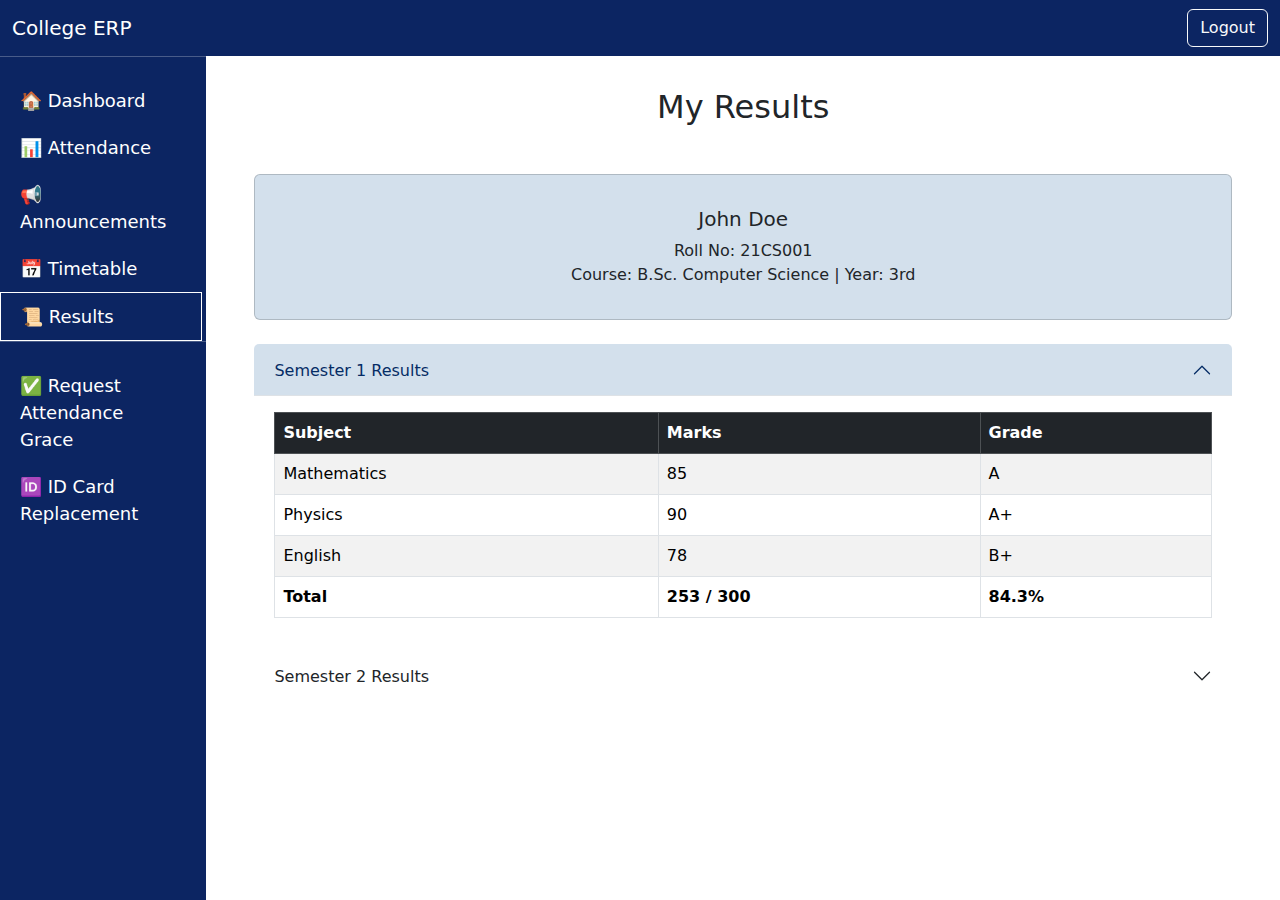
<file: results-student.html>
<!DOCTYPE html>
<html lang="en">
  <head>
    <meta charset="UTF-8" />
    <title>Student Dashboard - College ERP</title>
    <link
      href="https://cdn.jsdelivr.net/npm/bootstrap@5.3.3/dist/css/bootstrap.min.css"
      rel="stylesheet"
    />

    <link rel="stylesheet" href="styles.css" />

    <style>
      .accordion {
        --bs-accordion-active-bg: #5487b341; /* your color */
      }
    </style>
  </head>
  <body>
    <nav
      class="navbar navbar-expand-lg navbar-dark"
      style="background-color: #0c2562"
    >
      <div class="container-fluid">
        <a class="navbar-brand" href="#">College ERP</a>
        <div class="d-flex">
          <a href="login.html?role=student" class="btn btn-outline-light"
            >Logout</a
          >
        </div>
      </div>
    </nav>

    <!-- ✅ Sidebar + Content Wrapper -->
    <div class="d-flex flex-grow-1">
      <!-- ✅ Sidebar -->
      <div class="sidebar d-flex flex-column">
        <hr class="bg-light" />
        <a href="student-dashboard.html" onclick="showAlert('Attendance: 92%')"
          >🏠 Dashboard</a
        >
        <a href="attendance-student.html" onclick="showAlert('Attendance: 92%')"
          >📊 Attendance</a
        >
        <a
          href="announcements-student.html
        "
          onclick="showAlert('No new announcements.')"
          >📢 Announcements</a
        >
        <a
          href="timetable-student.html"
          onclick="showAlert('Monday: Math, Tuesday: Physics...')"
          >📅 Timetable</a
        >
        <a
          style="border: thin solid white"
          href="#"
          onclick="showAlert('Results: Math: 85, Physics: 90')"
          >📜 Results</a
        >

        <hr class="bg-light" />
        <a href="#" onclick="showAlert('Attendance grace request submitted!')"
          >✅ Request Attendance Grace</a
        >
        <a
          href="#"
          onclick="showAlert('ID card replacement request submitted!')"
          >🆔 ID Card Replacement</a
        >
      </div>

      <div class="container mt-4 px-5">
        <h2 class="mt-2 mb-5 text-center">My Results</h2>

        <!-- Student Info Card -->
        <div class="card p-3 mb-4" style="background-color: #5487b341">
          <div class="card-body text-center">
            <h5 class="card-title">John Doe</h5>
            <p class="card-text mb-0">Roll No: 21CS001</p>
            <p class="card-text">Course: B.Sc. Computer Science | Year: 3rd</p>
          </div>
        </div>

        <!-- Semester Results Accordion -->
        <div class="accordion" id="resultsAccordion">
          <!-- Semester 1 -->
          <div class="accordion-item" style="border: none">
            <h2 class="accordion-header" id="sem1Heading">
              <button
                class="accordion-button"
                type="button"
                data-bs-toggle="collapse"
                data-bs-target="#sem1"
                aria-expanded="true"
              >
                Semester 1 Results
              </button>
            </h2>
            <div
              id="sem1"
              class="accordion-collapse collapse show"
              data-bs-parent="#resultsAccordion"
            >
              <div class="accordion-body">
                <table class="table table-striped table-bordered">
                  <thead class="table-dark">
                    <tr>
                      <th>Subject</th>
                      <th>Marks</th>
                      <th>Grade</th>
                    </tr>
                  </thead>
                  <tbody>
                    <tr>
                      <td>Mathematics</td>
                      <td>85</td>
                      <td>A</td>
                    </tr>
                    <tr>
                      <td>Physics</td>
                      <td>90</td>
                      <td>A+</td>
                    </tr>
                    <tr>
                      <td>English</td>
                      <td>78</td>
                      <td>B+</td>
                    </tr>
                  </tbody>
                  <tfoot>
                    <tr>
                      <th>Total</th>
                      <th>253 / 300</th>
                      <th>84.3%</th>
                    </tr>
                  </tfoot>
                </table>
              </div>
            </div>
          </div>

          <!-- Semester 2 -->
          <div class="accordion-item" style="border: none">
            <h2 class="accordion-header" id="sem2Heading">
              <button
                class="accordion-button collapsed"
                type="button"
                data-bs-toggle="collapse"
                data-bs-target="#sem2"
              >
                Semester 2 Results
              </button>
            </h2>
            <div
              id="sem2"
              class="accordion-collapse collapse"
              data-bs-parent="#resultsAccordion"
            >
              <div class="accordion-body">
                <table class="table table-striped table-bordered">
                  <thead>
                    <tr>
                      <th>Subject</th>
                      <th>Marks</th>
                      <th>Grade</th>
                    </tr>
                  </thead>
                  <tbody>
                    <tr>
                      <td>Chemistry</td>
                      <td>82</td>
                      <td>A</td>
                    </tr>
                    <tr>
                      <td>Biology</td>
                      <td>76</td>
                      <td>B+</td>
                    </tr>
                    <tr>
                      <td>Computer Science</td>
                      <td>88</td>
                      <td>A+</td>
                    </tr>
                  </tbody>
                  <tfoot>
                    <tr>
                      <th>Total</th>
                      <th>246 / 300</th>
                      <th>82%</th>
                    </tr>
                  </tfoot>
                </table>
              </div>
            </div>
          </div>
        </div>
      </div>
    </div>

    <script src="https://cdn.jsdelivr.net/npm/bootstrap@5.3.3/dist/js/bootstrap.bundle.min.js"></script>
  </body>
</html>
</file>
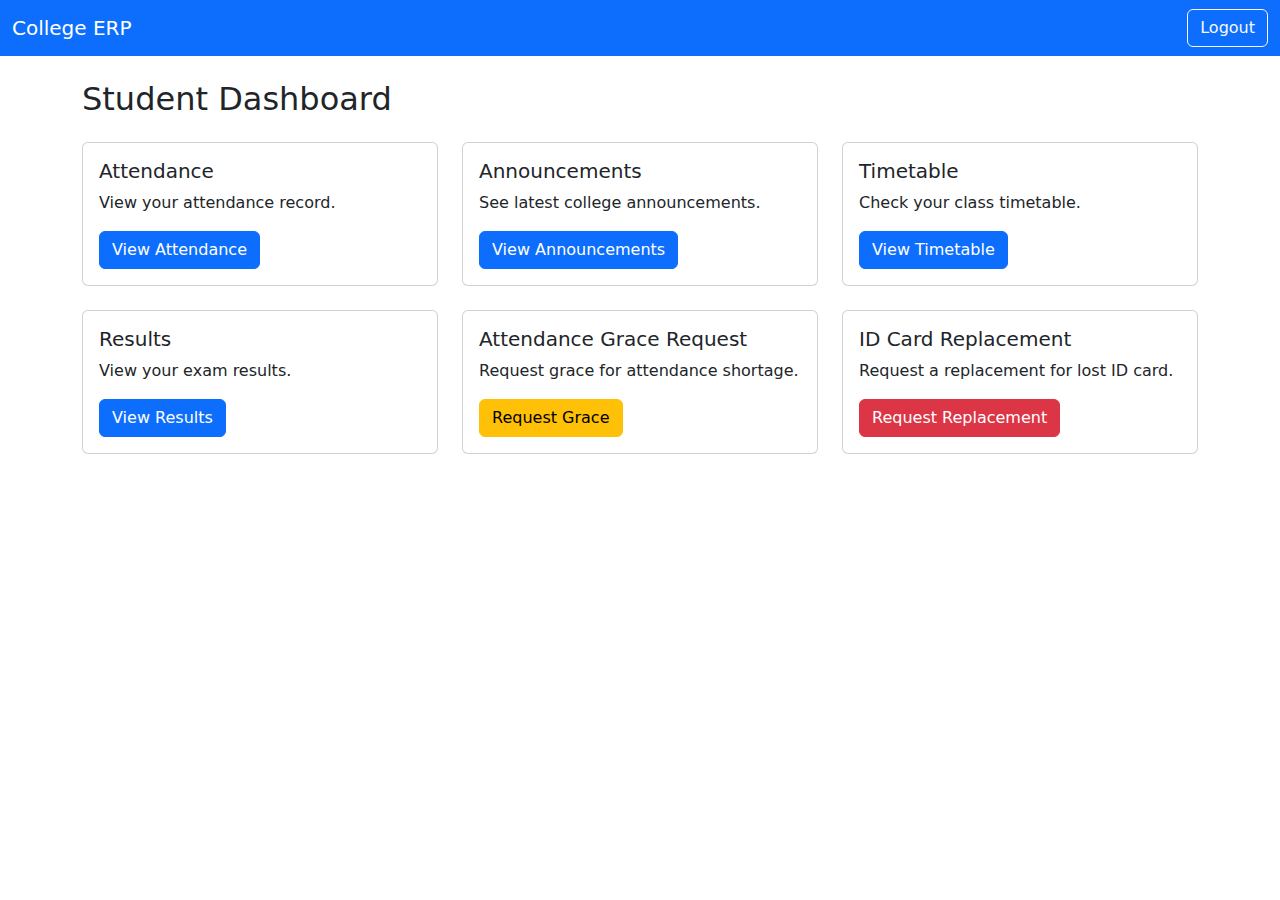
<file: student-dashboard.html>
<!DOCTYPE html>
<html lang="en">
<head>
    <meta charset="UTF-8">
    <title>Student Dashboard - College ERP</title>
    <link href="https://cdn.jsdelivr.net/npm/bootstrap@5.3.3/dist/css/bootstrap.min.css" rel="stylesheet">
</head>
<body>
    <nav class="navbar navbar-expand-lg navbar-dark bg-primary">
        <div class="container-fluid">
            <a class="navbar-brand" href="#">College ERP</a>
            <div class="d-flex">
                <a href="login.html?role=student" class="btn btn-outline-light">Logout</a>
            </div>
        </div>
    </nav>
    <div class="container mt-4">
        <h2 class="mb-4">Student Dashboard</h2>
        <div class="row g-4">
            <div class="col-md-4">
                <div class="card h-100">
                    <div class="card-body">
                        <h5 class="card-title">Attendance</h5>
                        <p class="card-text">View your attendance record.</p>
                        <a href="#" class="btn btn-primary" onclick="showAlert('Attendance: 92%')">View Attendance</a>
                    </div>
                </div>
            </div>
            <div class="col-md-4">
                <div class="card h-100">
                    <div class="card-body">
                        <h5 class="card-title">Announcements</h5>
                        <p class="card-text">See latest college announcements.</p>
                        <a href="#" class="btn btn-primary" onclick="showAlert('No new announcements.')">View Announcements</a>
                    </div>
                </div>
            </div>
            <div class="col-md-4">
                <div class="card h-100">
                    <div class="card-body">
                        <h5 class="card-title">Timetable</h5>
                        <p class="card-text">Check your class timetable.</p>
                        <a href="#" class="btn btn-primary" onclick="showAlert('Monday: Math, Tuesday: Physics, ...')">View Timetable</a>
                    </div>
                </div>
            </div>
            <div class="col-md-4">
                <div class="card h-100">
                    <div class="card-body">
                        <h5 class="card-title">Results</h5>
                        <p class="card-text">View your exam results.</p>
                        <a href="#" class="btn btn-primary" onclick="showAlert('Results: Math: 85, Physics: 90')">View Results</a>
                    </div>
                </div>
            </div>
            <div class="col-md-4">
                <div class="card h-100">
                    <div class="card-body">
                        <h5 class="card-title">Attendance Grace Request</h5>
                        <p class="card-text">Request grace for attendance shortage.</p>
                        <a href="#" class="btn btn-warning" onclick="showAlert('Attendance grace request submitted!')">Request Grace</a>
                    </div>
                </div>
            </div>
            <div class="col-md-4">
                <div class="card h-100">
                    <div class="card-body">
                        <h5 class="card-title">ID Card Replacement</h5>
                        <p class="card-text">Request a replacement for lost ID card.</p>
                        <a href="#" class="btn btn-danger" onclick="showAlert('ID card replacement request submitted!')">Request Replacement</a>
                    </div>
                </div>
            </div>
        </div>
    </div>
    <script>
        function showAlert(msg) {
            alert(msg);
        }
    </script>
</body>
</html>
</file>
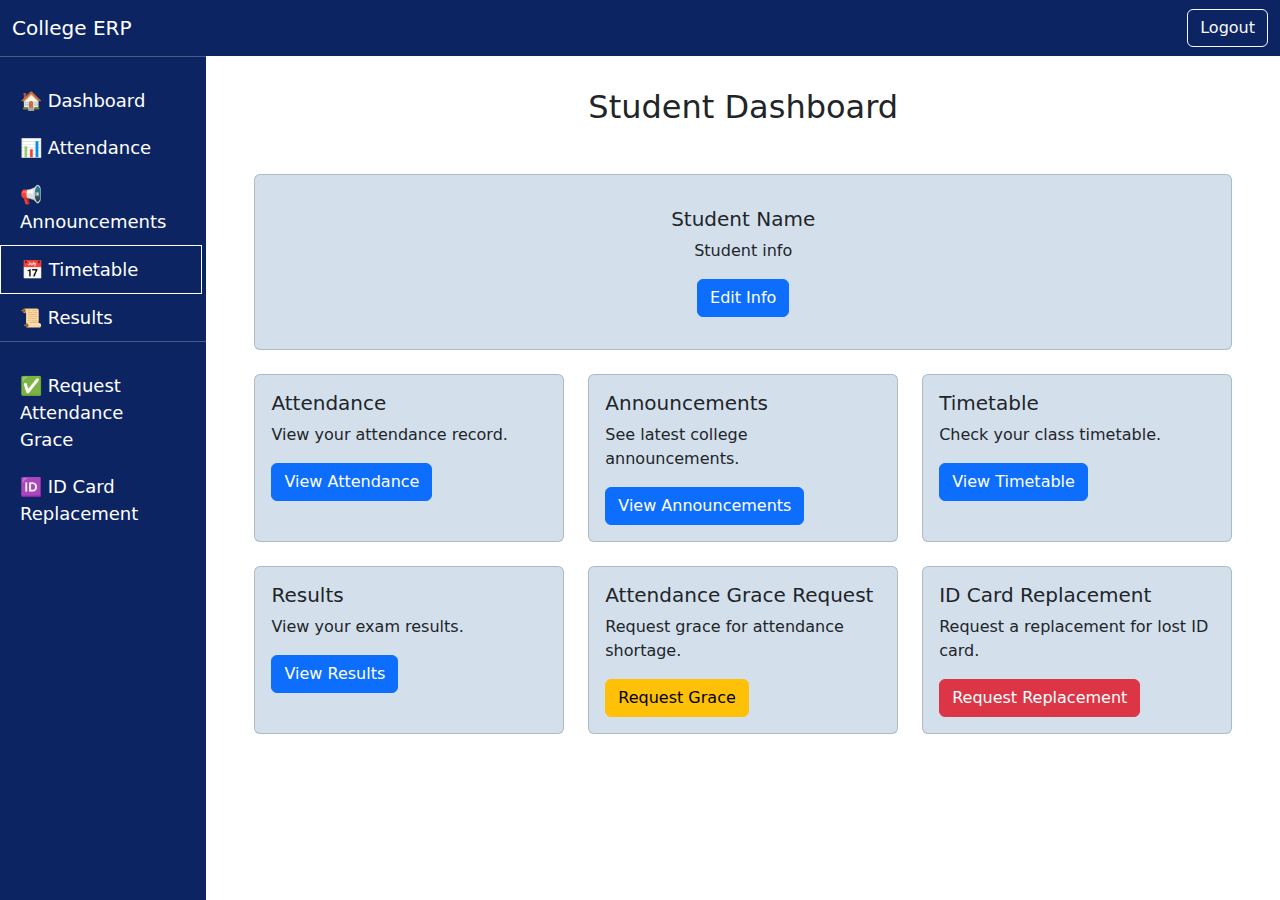
<file: timetable-student.html>
<!DOCTYPE html>
<html lang="en">
  <head>
    <meta charset="UTF-8" />
    <title>Student Dashboard - College ERP</title>
    <link
      href="https://cdn.jsdelivr.net/npm/bootstrap@5.3.3/dist/css/bootstrap.min.css"
      rel="stylesheet"
    />

    <link rel="stylesheet" href="styles.css">
  </head>
  <body>
    <nav
      class="navbar navbar-expand-lg navbar-dark"
      style="background-color: #0c2562"
    >
      <div class="container-fluid">
        <a class="navbar-brand" href="#">College ERP</a>
        <div class="d-flex">
          <a href="login.html?role=student" class="btn btn-outline-light"
            >Logout</a
          >
        </div>
      </div>
    </nav>

    <!-- ✅ Sidebar + Content Wrapper -->
    <div class="d-flex flex-grow-1">
      <!-- ✅ Sidebar -->
      <div class="sidebar d-flex flex-column">
        <hr class="bg-light" />
        <a href="student-dashboard.html" onclick="showAlert('Attendance: 92%')"
          >🏠 Dashboard</a
        >
        <a href="attendance-student.html" onclick="showAlert('Attendance: 92%')"
          >📊 Attendance</a
        >
        <a href="announcements-student.html" onclick="showAlert('No new announcements.')"
          >📢 Announcements</a
        >
        <a
          style="border: thin solid white"
          href="#"
          onclick="showAlert('Monday: Math, Tuesday: Physics...')"
          >📅 Timetable</a
        >
        <a href="results-student.html" onclick="showAlert('Results: Math: 85, Physics: 90')"
          >📜 Results</a
        >

        <hr class="bg-light" />
        <a href="#" onclick="showAlert('Attendance grace request submitted!')"
          >✅ Request Attendance Grace</a
        >
        <a
          href="#"
          onclick="showAlert('ID card replacement request submitted!')"
          >🆔 ID Card Replacement</a
        >
      </div>

      <div class="container mt-4 px-5">
        <h2 class="mt-2 mb-5 text-center">Student Dashboard</h2>

        <div class="row g-4">
          <div class="col-md-12 text-center">
            <div class="card h-100 p-3" style="background-color: #5487b341">
              <div class="card-body">
                <h5 class="card-title">Student Name</h5>
                <p class="card-text">Student info</p>
                <a
                  href="#"
                  class="btn btn-primary"
                  onclick="showAlert('Attendance: 92%')"
                  >Edit Info</a
                >
              </div>
            </div>
          </div>
          <div class="col-md-4">
            <div class="card h-100" style="background-color: #5487b341">
              <div class="card-body">
                <h5 class="card-title">Attendance</h5>
                <p class="card-text">View your attendance record.</p>
                <a
                  href="#"
                  class="btn btn-primary"
                  onclick="showAlert('Attendance: 92%')"
                  >View Attendance</a
                >
              </div>
            </div>
          </div>
          <div class="col-md-4">
            <div class="card h-100" style="background-color: #5487b341">
              <div class="card-body">
                <h5 class="card-title">Announcements</h5>
                <p class="card-text">See latest college announcements.</p>
                <a
                  href="#"
                  class="btn btn-primary"
                  onclick="showAlert('No new announcements.')"
                  >View Announcements</a
                >
              </div>
            </div>
          </div>
          <div class="col-md-4">
            <div class="card h-100" style="background-color: #5487b341">
              <div class="card-body">
                <h5 class="card-title">Timetable</h5>
                <p class="card-text">Check your class timetable.</p>
                <a
                  href="#"
                  class="btn btn-primary"
                  onclick="showAlert('Monday: Math, Tuesday: Physics, ...')"
                  >View Timetable</a
                >
              </div>
            </div>
          </div>
          <div class="col-md-4">
            <div class="card h-100" style="background-color: #5487b341">
              <div class="card-body">
                <h5 class="card-title">Results</h5>
                <p class="card-text">View your exam results.</p>
                <a
                  href="#"
                  class="btn btn-primary"
                  onclick="showAlert('Results: Math: 85, Physics: 90')"
                  >View Results</a
                >
              </div>
            </div>
          </div>
          <div class="col-md-4">
            <div class="card h-100" style="background-color: #5487b341">
              <div class="card-body">
                <h5 class="card-title">Attendance Grace Request</h5>
                <p class="card-text">Request grace for attendance shortage.</p>
                <a
                  href="#"
                  class="btn btn-warning"
                  onclick="showAlert('Attendance grace request submitted!')"
                  >Request Grace</a
                >
              </div>
            </div>
          </div>
          <div class="col-md-4">
            <div class="card h-100" style="background-color: #5487b341">
              <div class="card-body">
                <h5 class="card-title">ID Card Replacement</h5>
                <p class="card-text">Request a replacement for lost ID card.</p>
                <a
                  href="#"
                  class="btn btn-danger"
                  onclick="showAlert('ID card replacement request submitted!')"
                  >Request Replacement</a
                >
              </div>
            </div>
          </div>
        </div>
      </div>
    </div>
  </body>
</html>
</file>
<file: styles.css>
body {
  display: flex;
  flex-direction: column;
  min-height: 100vh;
}

/* ------------------------------------- SIDEBAR ------------------------------------- */
.sidebar {
  width: 250px;
  background: #0c2562;
  color: #fff;
}

.sidebar a {
  color: #fff;
  text-decoration: none;
  display: block;
  font-size: large;
  margin-right: 4px;
  padding: 10px 20px;
}

.sidebar a:hover {
  background: rgba(255, 255, 255, 0.1);
}

.sidebar .logout-btn {
  margin-top: auto;
  padding: 10px 20px;
  text-align: left;
  width: 100%;
  color: #fff;
  border: none;
  background: transparent;
}

.sidebar .logout-btn:hover {
  background: rgba(255, 255, 255, 0.1);
}

.sidebar hr {
  margin-top: 0;
  margin-bottom: 20px; /* remove gap above/below hr */
}

/* ------------------------------------- CALENDAR ------------------------------------- */

#calendar {
  width: 80%;
  height: 660px !important;
  margin: 20px auto;
  text-decoration: none;
}

/* -------- toolbar */
.fc-today-button {
    background-color: #0c2562  !important;
}

.fc-scrollgrid-sync-table * {
  background-color: #fff;
  text-decoration: none;
  color: #0c2562;
}

.fc-scrollgrid-section-header * {
  background-color: #0c2562;
  color: #fff;
  text-decoration: none;
}


/* ------------------------------------- ATTENDANCE SIDEBAR ------------------------------------- */
#attendanceSidebar {
  position: fixed;
  top: 0;
  right: -350px; /* hidden initially */
  width: 350px;
  height: 100%;
  background: white;
  box-shadow: -2px 0 8px rgba(0,0,0,0.3);
  padding: 20px;
  transition: right 0.3s ease;
  z-index: 2000;
}

#attendanceSidebar.open {
  right: 0;
}

.sidebar-header {
  display: flex;
  justify-content: space-between;
  align-items: center;
  border-bottom: 1px solid #ddd;
  padding-bottom: 10px;
}

#attendanceContent {
  margin-top: 15px;
}
</file>
